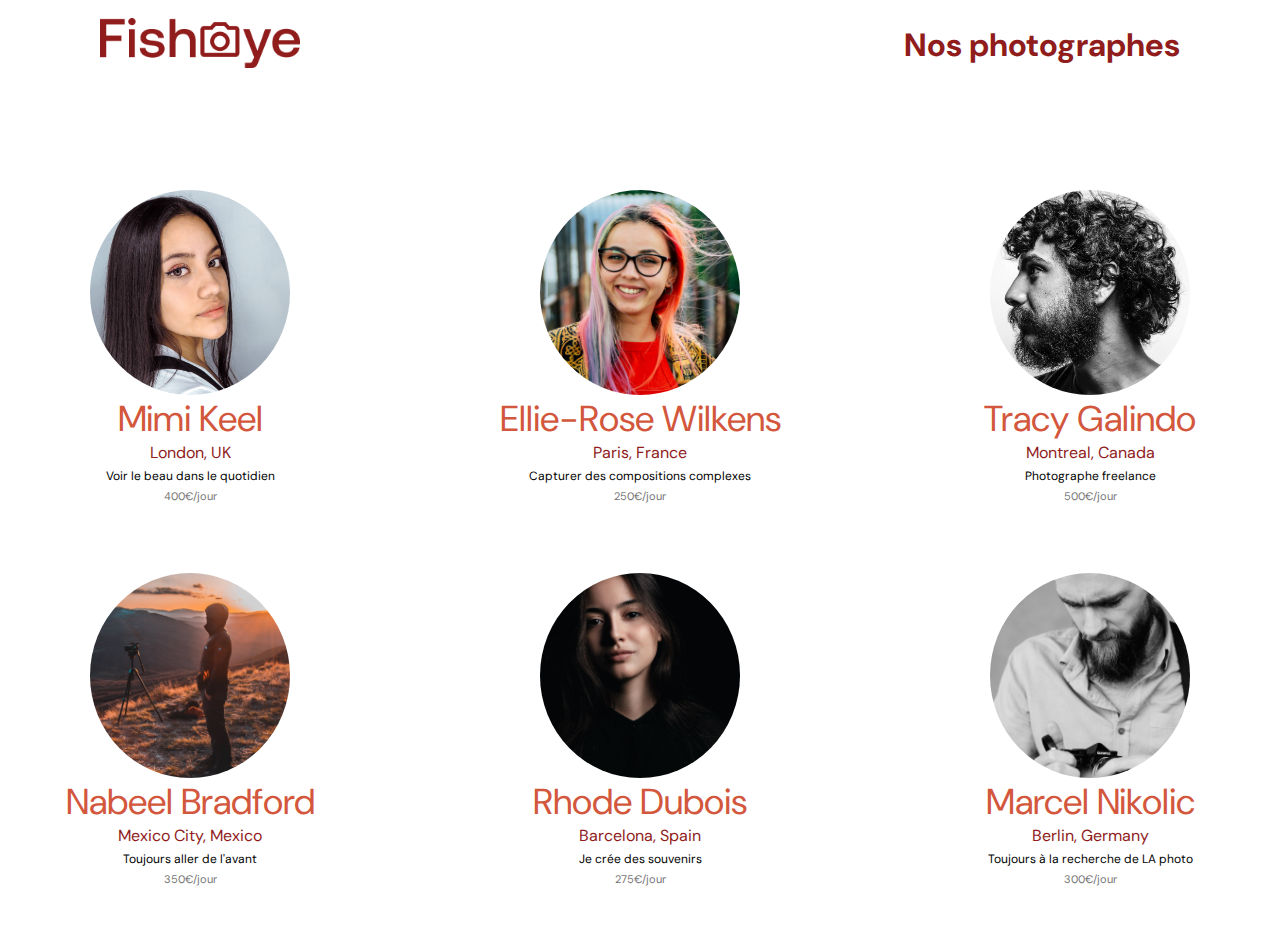
<file: index.html>
<!DOCTYPE html>
<html lang="fr">
  <head>
    <link href="css/style.css" rel="stylesheet" type="text/css" />
    <meta charset="utf-8" />
    <link rel="icon" type="image/png" href="./assets/favicon.png" />
    <link
      href="https://fonts.googleapis.com/css?family=DM+Sans&display=swap"
      rel="stylesheet"
    />
    <title>Fisheye</title>
  </head>
  <body>
    <header>
      <a href="./index.html">
        <img
        src="assets/images/logo.png"
        class="logo"
        alt="Logo du site Fisheye"
        role="link"
        aria-label="Fisheye homepage"
        />
      </a>
      <h1>Nos photographes</h1>
    </header>
    <main id="main">
      <div class="photographer_section"></div>
    </main>
    <script type="module" src="scripts/factories/photographerFactory.js"></script>
    <script type="module" src="scripts/pages/index.js"></script>
  </body>
</html>
</file>
<file: css/style.css>
@import url("photographer.css");

* {
  --primary-color: #901C1C;
  --secondary-color: #D3573C;
  border: none;
}

body {
  font-family: "DM Sans", sans-serif;
  margin: 0;
}

header {
  display: flex;
  flex-direction: row;
  justify-content: space-between;
  align-items: center;
  height: 90px;
}

h1 {
  color: var(--primary-color);
  margin-right: 100px;
}

h2,
h3,
h4,
h5 {
  border: 0;
  margin: 0;
  padding: 0;
}

main {
  padding-bottom: 50px;
}

a {
  cursor: pointer;
}

.logo {
  height: 50px;
  margin-left: 100px;
}

.photographer_section a:focus-visible {
  outline: 3px solid var(--secondary-color);
  border-radius: 100%;
}

.photographer_section {
  display: grid;
  grid-template-columns: 1fr 1fr 1fr;
  margin-top: 100px;
}

.photographer_section {
  gap: 70px;
}

.photographer_section .wrapper {
  overflow: hidden;
  border-radius: 100%;
  outline: 3px solid transparent;
  transition: outline-color 0.2s ease-out;
}

.photographer_section .wrapper:hover,
.photographer_section .wrapper:focus-visible{
  outline-color: var(--secondary-color);
  transition: outline-color 0.2s ease-in; 
}

.photographer_section article {
  justify-self: center;
  display: flex;
  justify-content: center;
  align-items: center;
  flex-direction: column;
  overflow: visible;
}

.photographer_section article h2 {
  color: var(--secondary-color);
  font-size: 36px;
  font-weight: 400;
}

.photographer_section article h3 {
  color: var(--primary-color);
  font-size: 16px;
  font-weight: 400;
  margin-bottom: 5px;
}
.photographer_section article h4 {
  color: #000000;
  font-size: 12px;
  font-weight: 400;
  margin-bottom: 5px;
}
.photographer_section article h5 {
  color: #757575;
  font-size: 11px;
  font-weight: 400;
}

.photographer_section article img {
  object-fit: cover;
  overflow-clip-margin: unset;
  overflow: visible;
}

.photographer_section article img {
  transform: scale(1.18);
  height: 200px;
  width: 200px;
  border-radius: 50%;
}
</file>
